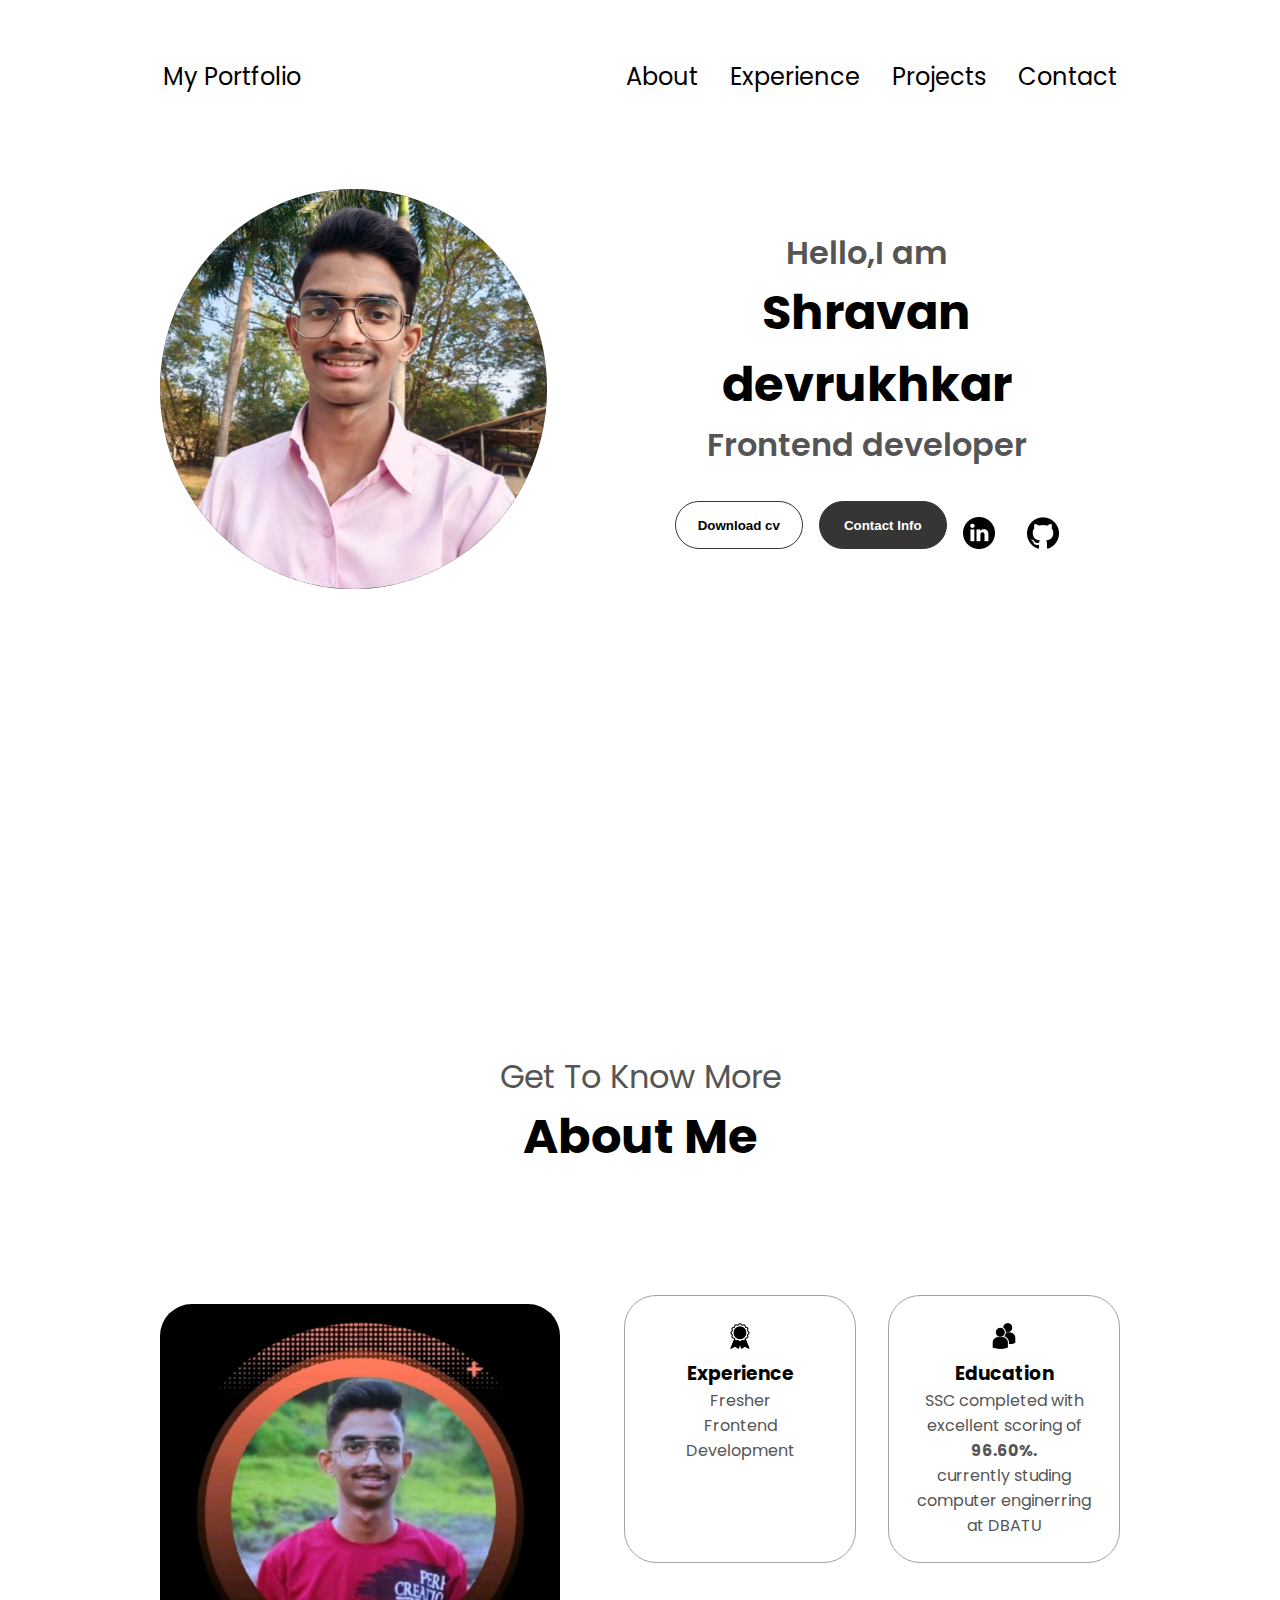
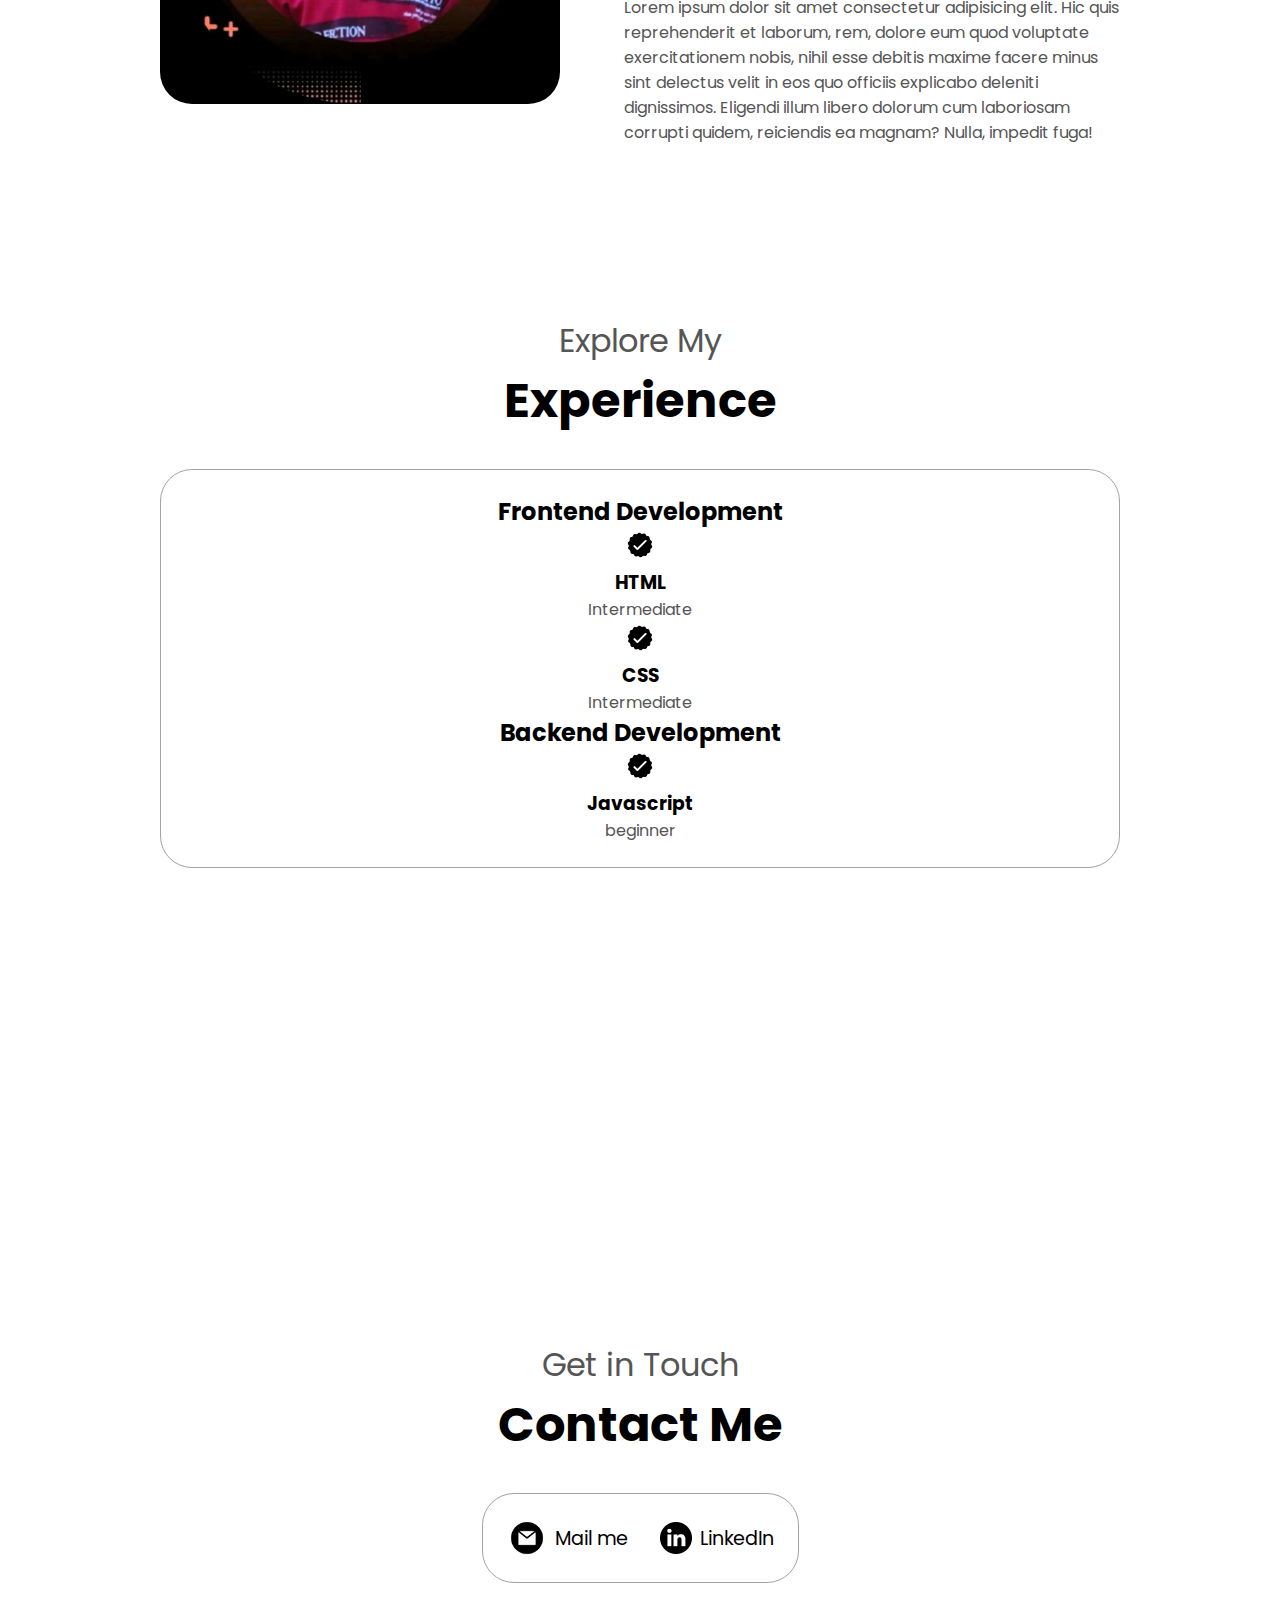
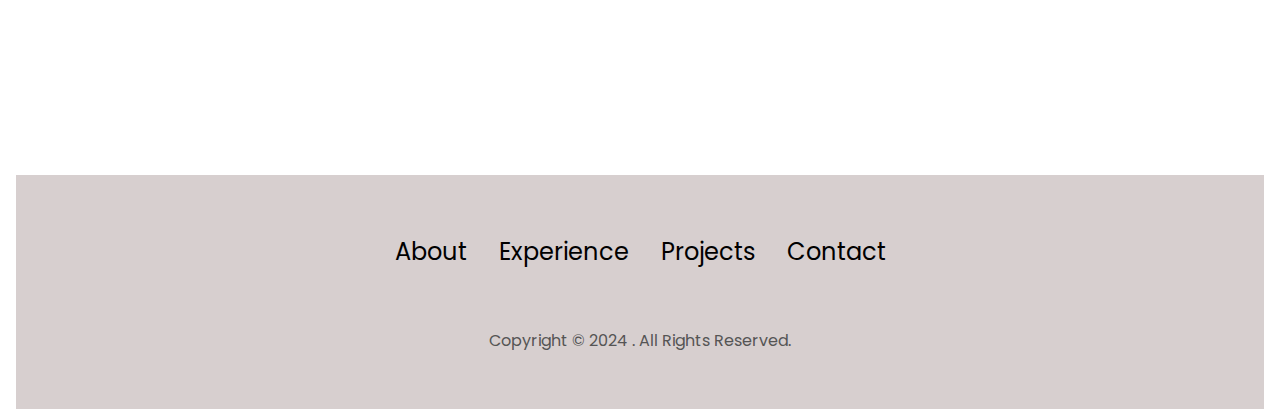
<file: index.html>
<!DOCTYPE html>
<html lang="en">
 <head>
 <title>My Portfolio</title>
 <link rel="stylesheet" href="style.css" />
 <link rel="stylesheet" href="mediaquery.css" />
 </head>
 <body>
 <nav id="desktop-nav">
 <div class="logo">My Portfolio</div>
 <div>
 <ul class="nav-links">
 <li><a href="#about">About</a></li>
 <li><a href="#experience">Experience</a></li>
 <li><a href="#projects">Projects</a></li>
 <li><a href="#contact">Contact</a></li>
 </ul>
 </div>
 </nav>
 <nav id="hamburger-nav">
 <div class="logo">Shravan</div>
 <div class="hamburger-menu">
 <div class="hamburger-icon" onclick="toggleMenu()">
 <span></span>
 <span></span>
 <span></span>
 </div>
 <div class="menu-links">
 <li><a href="#about" onclick="toggleMenu()">About</a></li>
 <li><a href="#experience" onclick="toggleMenu()">Experience</a></li>
 <li><a href="#projects" onclick="toggleMenu()">Projects</a></li>
 <li><a href="#contact" onclick="toggleMenu()">Contact</a></li>
 </div>
 </div>
 </nav>
 <section class="profile">
 <div class="section__pic-container">
 <img class="myp" src="myphoto2.jpg " >
 <div class="section__text">
 <p class="section__text__p1">Hello,I am</p>
 <h1 class="title">Shravan devrukhkar</h1>
 <p class="section__text__p2">Frontend developer</p>
 <div class="btn-container">
 <button
 class="btn btn-color-2"
 onclick="window.open('resume-example (1).pdf')"
 >
 Download cv
 </button>
 <button class="btn btn-color-1" onclick="location.href='#contact'">
 Contact Info
 </button>
 <div class="socials-container">
 <img
 src="linkedin (1).png"
 class="icon"
 
onclick="location.href='https://www.linkedin.com/in/shravan-devrukhkar-b65a3029a/'"
 />
 <img src="github.png" class="icon"
 onclick="location.href='https://github.com/dashboard'">
 
 </div>
 </div>
 </div>
 </div>
 </section>
 <section id="about">
 <p class="section__text__p1">Get To Know More</p>
 <h1 class="title">About Me</h1>
 <div class="section-container">
 <div class="section__pic-container">
 <img
 src="WhatsApp Image 2024-05-30 at 23.02.45_ffe72f29.jpg"
 alt="Profile picture"
 class="about-pic"
 />
 </div>
 <div class="about-details-container">
 <div class="about-containers">
 <div class="details-container">
 <img
 src="experience.png"
 alt="Experience icon"
 class="icon"
 />
 <h3>Experience</h3>
 <p>Fresher <br />Frontend Development</p>
 </div>
 <div class="details-container">
 <img
 src="education.png"
 alt="Education icon"
 class="icon"
 />
 <h3>Education</h3>
 <p>SSC completed with excellent scoring of <b>96.60%.</b><br 
/>currently studing computer enginerring at DBATU</p>
 </div>
 </div>
 <div class="text-container">
 <p>
 Lorem ipsum dolor sit amet consectetur adipisicing elit. Hic quis
 reprehenderit et laborum, rem, dolore eum quod voluptate
 exercitationem nobis, nihil esse debitis maxime facere minus sint
 delectus velit in eos quo officiis explicabo deleniti dignissimos.
 Eligendi illum libero dolorum cum laboriosam corrupti quidem,
 reiciendis ea magnam? Nulla, impedit fuga!
 </p>
 </div>
 </div>
 </div>
 
 </section>
 <section id="experience">
 <p class="section__text__p1">Explore My</p>
 <h1 class="title">Experience</h1>
 <div class="experience-details-container">
 <div class="about-containers">
 <div class="details-container">
 <h2 class="experience-sub-title">Frontend Development</h2>
 <div class="article-container">
 <article>
 <img
 src="checkmark.png"
 alt="Experience icon"
 class="icon"
 />
 <div>
 <h3>HTML</h3>
 <p>Intermediate</p>
 </div>
 </article>
 <article>
 <img
 src="checkmark.png"
 alt="Experience icon"
 class="icon"
 />
 <div>
 <h3>CSS</h3>
 <p>Intermediate</p>
 </div>
 </article>
 
 
 <h2 class="experience-sub-title">Backend Development</h2>
 <div class="article-container">
 <article>
 <img
 src="checkmark.png"
 alt="Experience icon"
 class="icon"
 >
 <h3>Javascript</h3>
 <p>beginner</p>
 </div>
 </div>
 </div>
 </div>
 </section>
 </section>
 <section id="contact">
 <p class="section__text__p1">Get in Touch</p>
 <h1 class="title">Contact Me</h1>
 <div class="contact-info-upper-container">
 <div class="contact-info-container">
 <img
 src="email.png"
 alt="Email icon"
 class="icon contact-icon email-icon"
 />
 <p><a href="mailto:shravandevrukhkar69@gmail.com">Mail me </a></p>
 </div>
 <div class="contact-info-container">
 <img
 src="linkedin.png"
 alt="LinkedIn icon"
 class="icon contact-icon"
 />
 <p><a href="https://www.linkedin.com">LinkedIn</a></p>
 </div>
 </div>
 </section>
 <footer>
 <nav>
 <div class="nav-links-container">
 <ul class="nav-links">
 <li><a href="#about">About</a></li>
 <li><a href="#experience">Experience</a></li>
 <li><a href="#projects">Projects</a></li>
 <li><a href="#contact">Contact</a></li>
 </ul>
 </div>
 </nav>
 <p>Copyright &#169; 2024 . All Rights Reserved.</p>
 </footer>
 </body>
</html>
</file>
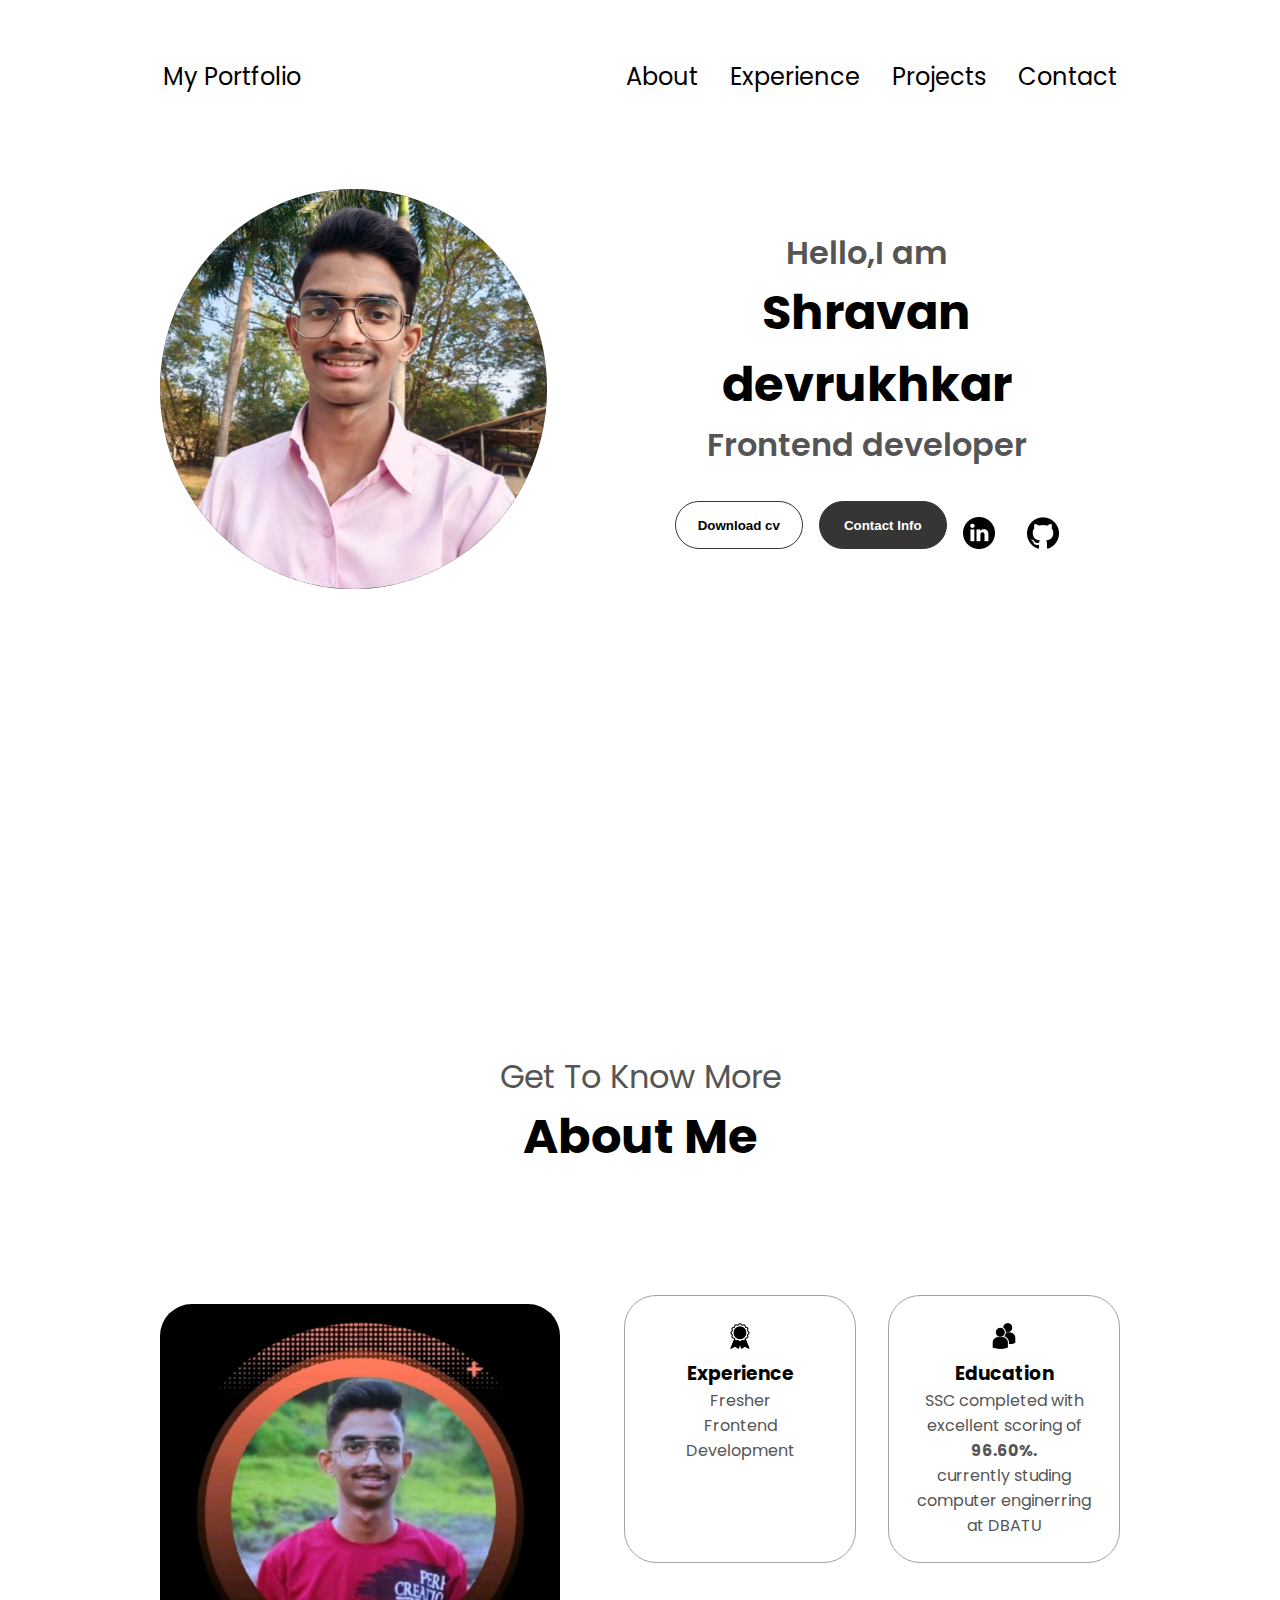
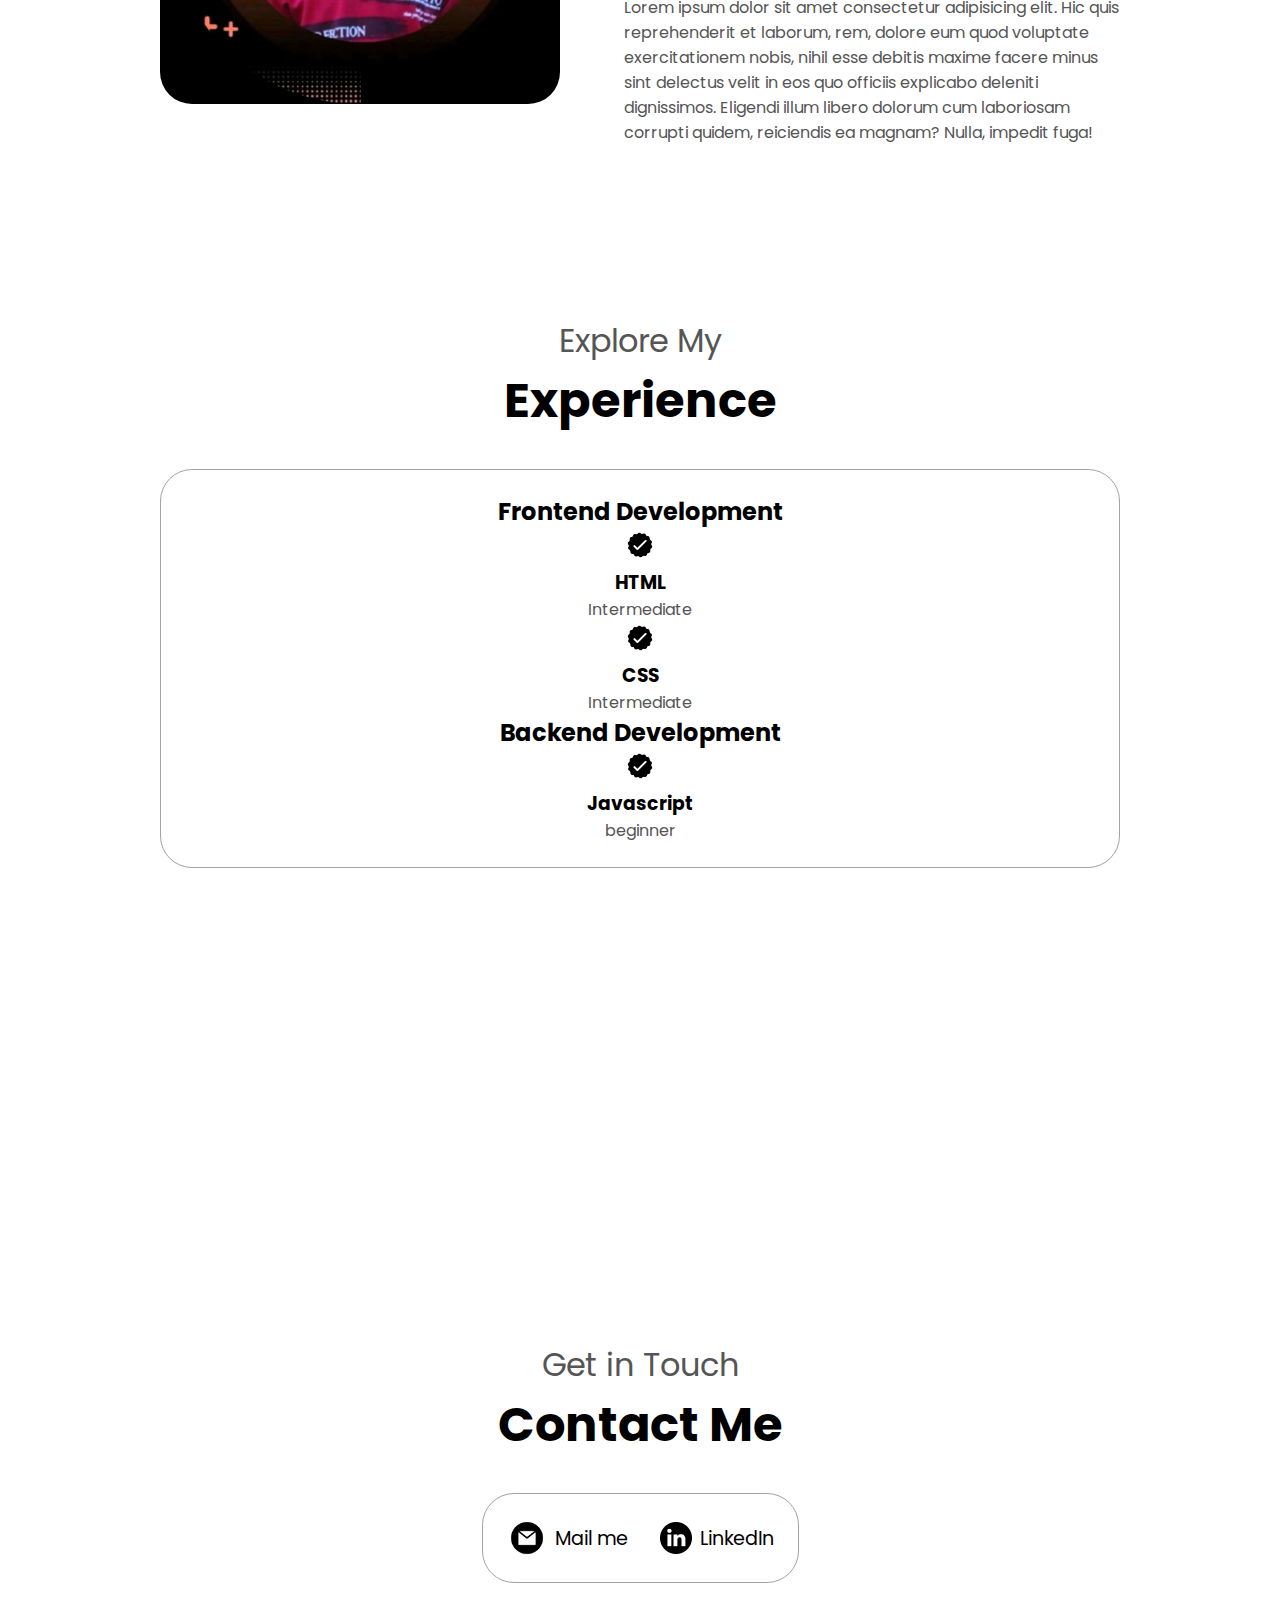
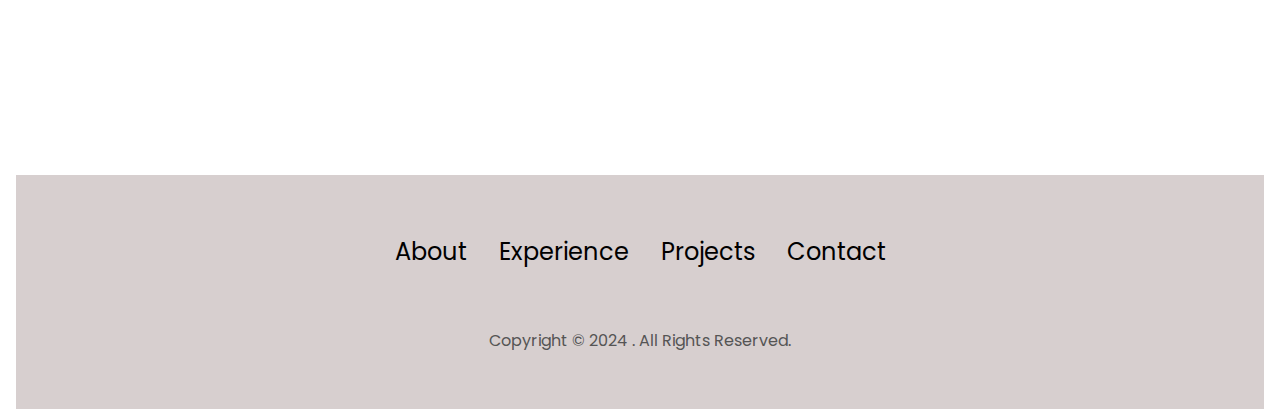
<file: indexp.html>
<!DOCTYPE html>
<html lang="en">
 <head>
 <title>My Portfolio</title>
 <link rel="stylesheet" href="style.css" />
 <link rel="stylesheet" href="mediaquery.css" />
 </head>
 <body>
 <nav id="desktop-nav">
 <div class="logo">My Portfolio</div>
 <div>
 <ul class="nav-links">
 <li><a href="#about">About</a></li>
 <li><a href="#experience">Experience</a></li>
 <li><a href="#projects">Projects</a></li>
 <li><a href="#contact">Contact</a></li>
 </ul>
 </div>
 </nav>
 <nav id="hamburger-nav">
 <div class="logo">Shravan</div>
 <div class="hamburger-menu">
 <div class="hamburger-icon" onclick="toggleMenu()">
 <span></span>
 <span></span>
 <span></span>
 </div>
 <div class="menu-links">
 <li><a href="#about" onclick="toggleMenu()">About</a></li>
 <li><a href="#experience" onclick="toggleMenu()">Experience</a></li>
 <li><a href="#projects" onclick="toggleMenu()">Projects</a></li>
 <li><a href="#contact" onclick="toggleMenu()">Contact</a></li>
 </div>
 </div>
 </nav>
 <section class="profile">
 <div class="section__pic-container">
 <img class="myp" src="myphoto2.jpg " >
 <div class="section__text">
 <p class="section__text__p1">Hello,I am</p>
 <h1 class="title">Shravan devrukhkar</h1>
 <p class="section__text__p2">Frontend developer</p>
 <div class="btn-container">
 <button
 class="btn btn-color-2"
 onclick="window.open('resume-example (1).pdf')"
 >
 Download cv
 </button>
 <button class="btn btn-color-1" onclick="location.href='#contact'">
 Contact Info
 </button>
 <div class="socials-container">
 <img
 src="linkedin (1).png"
 class="icon"
 
onclick="location.href='https://www.linkedin.com/in/shravan-devrukhkar-b65a3029a/'"
 />
 <img src="github.png" class="icon"
 onclick="location.href='https://github.com/dashboard'">
 
 </div>
 </div>
 </div>
 </div>
 </section>
 <section id="about">
 <p class="section__text__p1">Get To Know More</p>
 <h1 class="title">About Me</h1>
 <div class="section-container">
 <div class="section__pic-container">
 <img
 src="WhatsApp Image 2024-05-30 at 23.02.45_ffe72f29.jpg"
 alt="Profile picture"
 class="about-pic"
 />
 </div>
 <div class="about-details-container">
 <div class="about-containers">
 <div class="details-container">
 <img
 src="experience.png"
 alt="Experience icon"
 class="icon"
 />
 <h3>Experience</h3>
 <p>Fresher <br />Frontend Development</p>
 </div>
 <div class="details-container">
 <img
 src="education.png"
 alt="Education icon"
 class="icon"
 />
 <h3>Education</h3>
 <p>SSC completed with excellent scoring of <b>96.60%.</b><br 
/>currently studing computer enginerring at DBATU</p>
 </div>
 </div>
 <div class="text-container">
 <p>
 Lorem ipsum dolor sit amet consectetur adipisicing elit. Hic quis
 reprehenderit et laborum, rem, dolore eum quod voluptate
 exercitationem nobis, nihil esse debitis maxime facere minus sint
 delectus velit in eos quo officiis explicabo deleniti dignissimos.
 Eligendi illum libero dolorum cum laboriosam corrupti quidem,
 reiciendis ea magnam? Nulla, impedit fuga!
 </p>
 </div>
 </div>
 </div>
 
 </section>
 <section id="experience">
 <p class="section__text__p1">Explore My</p>
 <h1 class="title">Experience</h1>
 <div class="experience-details-container">
 <div class="about-containers">
 <div class="details-container">
 <h2 class="experience-sub-title">Frontend Development</h2>
 <div class="article-container">
 <article>
 <img
 src="checkmark.png"
 alt="Experience icon"
 class="icon"
 />
 <div>
 <h3>HTML</h3>
 <p>Intermediate</p>
 </div>
 </article>
 <article>
 <img
 src="checkmark.png"
 alt="Experience icon"
 class="icon"
 />
 <div>
 <h3>CSS</h3>
 <p>Intermediate</p>
 </div>
 </article>
 
 
 <h2 class="experience-sub-title">Backend Development</h2>
 <div class="article-container">
 <article>
 <img
 src="checkmark.png"
 alt="Experience icon"
 class="icon"
 >
 <h3>Javascript</h3>
 <p>beginner</p>
 </div>
 </div>
 </div>
 </div>
 </section>
 </section>
 <section id="contact">
 <p class="section__text__p1">Get in Touch</p>
 <h1 class="title">Contact Me</h1>
 <div class="contact-info-upper-container">
 <div class="contact-info-container">
 <img
 src="email.png"
 alt="Email icon"
 class="icon contact-icon email-icon"
 />
 <p><a href="mailto:shravandevrukhkar69@gmail.com">Mail me </a></p>
 </div>
 <div class="contact-info-container">
 <img
 src="linkedin.png"
 alt="LinkedIn icon"
 class="icon contact-icon"
 />
 <p><a href="https://www.linkedin.com">LinkedIn</a></p>
 </div>
 </div>
 </section>
 <footer>
 <nav>
 <div class="nav-links-container">
 <ul class="nav-links">
 <li><a href="#about">About</a></li>
 <li><a href="#experience">Experience</a></li>
 <li><a href="#projects">Projects</a></li>
 <li><a href="#contact">Contact</a></li>
 </ul>
 </div>
 </nav>
 <p>Copyright &#169; 2024 . All Rights Reserved.</p>
 </footer>
 </body>
</html>
</file>
<file: style.css>
@import url("https://fonts.googleapis.com/css2?family=Poppins:wght@300;400;500;600&display=swap");

* {
  margin: 0;
  padding: 0;
}

body {
  font-family: "Poppins", sans-serif;
}

html {
  scroll-behavior: smooth;
}

p {
  color: rgb(85, 85, 85);
}

/* TRANSITION */

a,
.btn {
  transition: all 300ms ease;
}

/* DESKTOP NAV */

nav,
.nav-links {
  display: flex;
}

nav {
  justify-content: space-around;
  align-items: center;
  height: 17vh;
}

.nav-links {
  gap: 2rem;
  list-style: none;
  font-size: 1.5rem;
}

a {
  color: black;
  text-decoration: none;
  text-decoration-color: white;
}

a:hover {
  color: grey;
  text-decoration: underline;
  text-underline-offset: 1rem;
  text-decoration-color: rgb(181, 181, 181);
}

.logo {
  font-size: 1.5rem;
}

.logo:hover {
  cursor: default;
}

/* HAMBURGER MENU */

#hamburger-nav {
  display: none;
}

.hamburger-menu {
  position: relative;
  display: inline-block;
}

.hamburger-icon {
  display: flex;
  flex-direction: column;
  justify-content: space-between;
  height: 24px;
  width: 30px;
  cursor: pointer;
}

.hamburger-icon span {
  width: 100%;
  height: 2px;
  background-color: black;
  transition: all 0.3 ease-in-out;
}

.menu-links {
  position: absolute;
  top: 100%;
  right: 0;
  background-color: white;
  width: fit-content;
  max-height: 0;
  overflow: hidden;
  transition: all 0.3 ease-in-out;
}
.menu-links a {
  display: block;
  padding: 10px;
  text-align: center;
  font-size: 1.5rem;
  color: black;
  text-decoration: none;
  transition: all 0.3 ease-in-out;
}

/* SECTIONS */

/* SECTIONS */

section {
  padding-top: 4vh;
  height: 96vh;
  margin: 0 10rem;
  box-sizing: border-box;
  min-height: fit-content;
}

.section-container {
  display: flex;
}

/* PROFILE SECTION */

#profile {
  display: flex;
  justify-content: center;
  gap: 5rem;
  height: 400vh;
}
.section__pic-container {
  display: flex;
  height: 400px;
  width: 400px;
  margin: auto 0;
  gap: 8rem;
}

.section__text {
  align-self: center;
  text-align: center;
}

.section__text p {
  font-weight: 600;
}
.section__text__p1 {
  text-align: center;
  font-size: 2rem;
}
.section__text__p2 {
  font-size: 2rem;
  margin-bottom: 2rem;
  gap: 3rem;
}
.title {
  font-size: 3rem;
  text-align: center;
}

.socials-container {
  display: flex;
  justify-content: center;
  margin-top: 1rem;
  gap: 2rem;
}

/* ICONS */

.icon {
  cursor: pointer;
  height: 2rem;
}

/* BUTTONS */

.btn-container {
  display: flex;
  justify-content: center;
  gap: 1rem;
}

.btn {
  font-weight: 600;
  transition: all 300ms ease;
  padding: 1rem;
  width: 8rem;
  border-radius: 4rem;
  height: 3rem;
  text-align: center;
}

.btn-color-1,
.btn-color-2 {
  border: rgb(53, 53, 53) 0.1rem solid;
}

.btn-color-1:hover,
.btn-color-2:hover {
  cursor: pointer;
}

.btn-color-1,
.btn-color-2:hover {
  background: rgb(53, 53, 53);
  color: white;
}

.btn-color-1:hover {
  background: rgb(0, 0, 0);
}

.btn-color-2 {
  background: none;
}

.btn-color-2:hover {
  border: rgb(255, 255, 255) 0.1rem solid;
}

.btn-container {
  gap: 1rem;
}

.myp {
  border-radius: 50%;
}

#about {
  position: relative;
  box-shadow: ;
}

.about-containers {
  gap: 2rem;
  margin-bottom: 2rem;
  margin-top: 2rem;
}

.about-details-container {
  justify-content: center;
  flex-direction: column;
}

.about-containers,
.about-details-container {
  display: flex;
}

.about-pic {
  border-radius: 2rem;
}

.arrow {
  position: absolute;
  right: -5rem;
  bottom: 2.5rem;
}

.details-container {
  padding: 1.5rem;
  flex: 1;
  background: white;
  border-radius: 2rem;
  border: rgb(53, 53, 53) 0.1rem solid;
  border-color: rgb(163, 163, 163);
  text-align: center;
}

.section-container {
  gap: 4rem;
  height: 80%;
}

.section__pic-container {
  height: 400px;
  width: 400px;
  margin: auto 0;
}

#contact {
  display: flex;
  justify-content: center;
  flex-direction: column;
  height: 70vh;
}

.contact-info-upper-container {
  display: flex;
  justify-content: center;
  border-radius: 2rem;
  border: rgb(53, 53, 53) 0.1rem solid;
  border-color: rgb(163, 163, 163);
  background: (250, 250, 250);
  margin: 2rem auto;
  padding: 0.5rem;
}

.contact-info-container {
  display: flex;
  align-items: center;
  justify-content: center;
  gap: 0.5rem;
  margin: 1rem;
}

.contact-info-container p {
  font-size: larger;
}

.contact-icon {
  cursor: default;
}

.email-icon {
  height: 2.5rem;
}

footer {
  height: 26vh;
  margin: 0 1rem;
  background-color: rgb(215, 207, 207);
}

footer p {
  text-align: center;
}
</file>
<file: mediaquery.css>

</file>
